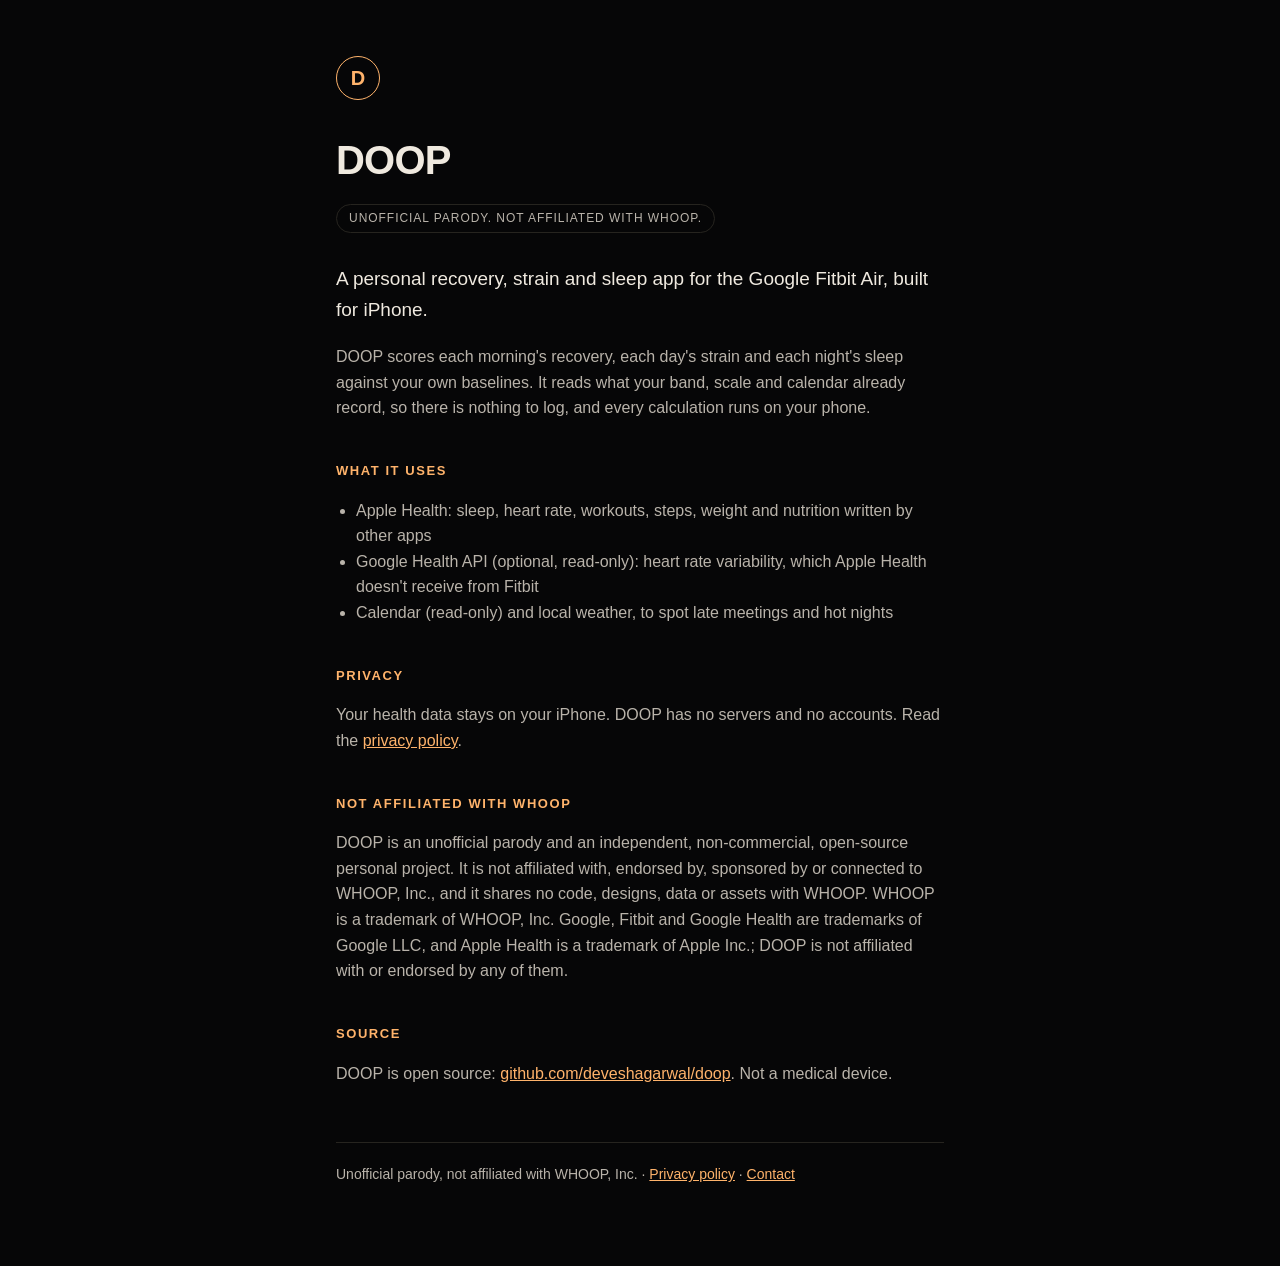
<file: docs/index.html>
<!doctype html>
<html lang="en">
<head>
<meta charset="utf-8">
<meta name="viewport" content="width=device-width, initial-scale=1">
<title>DOOP</title>
<meta name="description" content="A personal recovery, strain and sleep app for the Google Fitbit Air. Native iOS, on-device, no logging.">
<link rel="stylesheet" href="style.css">
</head>
<body>
<main>
  <div class="mark">D</div>
  <h1>DOOP</h1>
  <p class="note">Unofficial parody. Not affiliated with WHOOP.</p>
  <p class="lede">A personal recovery, strain and sleep app for the Google Fitbit Air, built for iPhone.</p>
  <p>DOOP scores each morning's recovery, each day's strain and each night's sleep against your own baselines. It reads what your band, scale and calendar already record, so there is nothing to log, and every calculation runs on your phone.</p>

  <h2>What it uses</h2>
  <ul>
    <li>Apple Health: sleep, heart rate, workouts, steps, weight and nutrition written by other apps</li>
    <li>Google Health API (optional, read-only): heart rate variability, which Apple Health doesn't receive from Fitbit</li>
    <li>Calendar (read-only) and local weather, to spot late meetings and hot nights</li>
  </ul>

  <h2>Privacy</h2>
  <p>Your health data stays on your iPhone. DOOP has no servers and no accounts. Read the <a href="privacy.html">privacy policy</a>.</p>

  <h2>Not affiliated with WHOOP</h2>
  <p>DOOP is an unofficial parody and an independent, non-commercial, open-source personal project. It is not affiliated with, endorsed by, sponsored by or connected to WHOOP, Inc., and it shares no code, designs, data or assets with WHOOP. WHOOP is a trademark of WHOOP, Inc. Google, Fitbit and Google Health are trademarks of Google LLC, and Apple Health is a trademark of Apple Inc.; DOOP is not affiliated with or endorsed by any of them.</p>

  <h2>Source</h2>
  <p>DOOP is open source: <a href="https://github.com/deveshagarwal/doop">github.com/deveshagarwal/doop</a>. Not a medical device.</p>

  <footer>Unofficial parody, not affiliated with WHOOP, Inc. · <a href="privacy.html">Privacy policy</a> · <a href="https://github.com/deveshagarwal/doop/issues">Contact</a></footer>
</main>
</body>
</html>
</file>
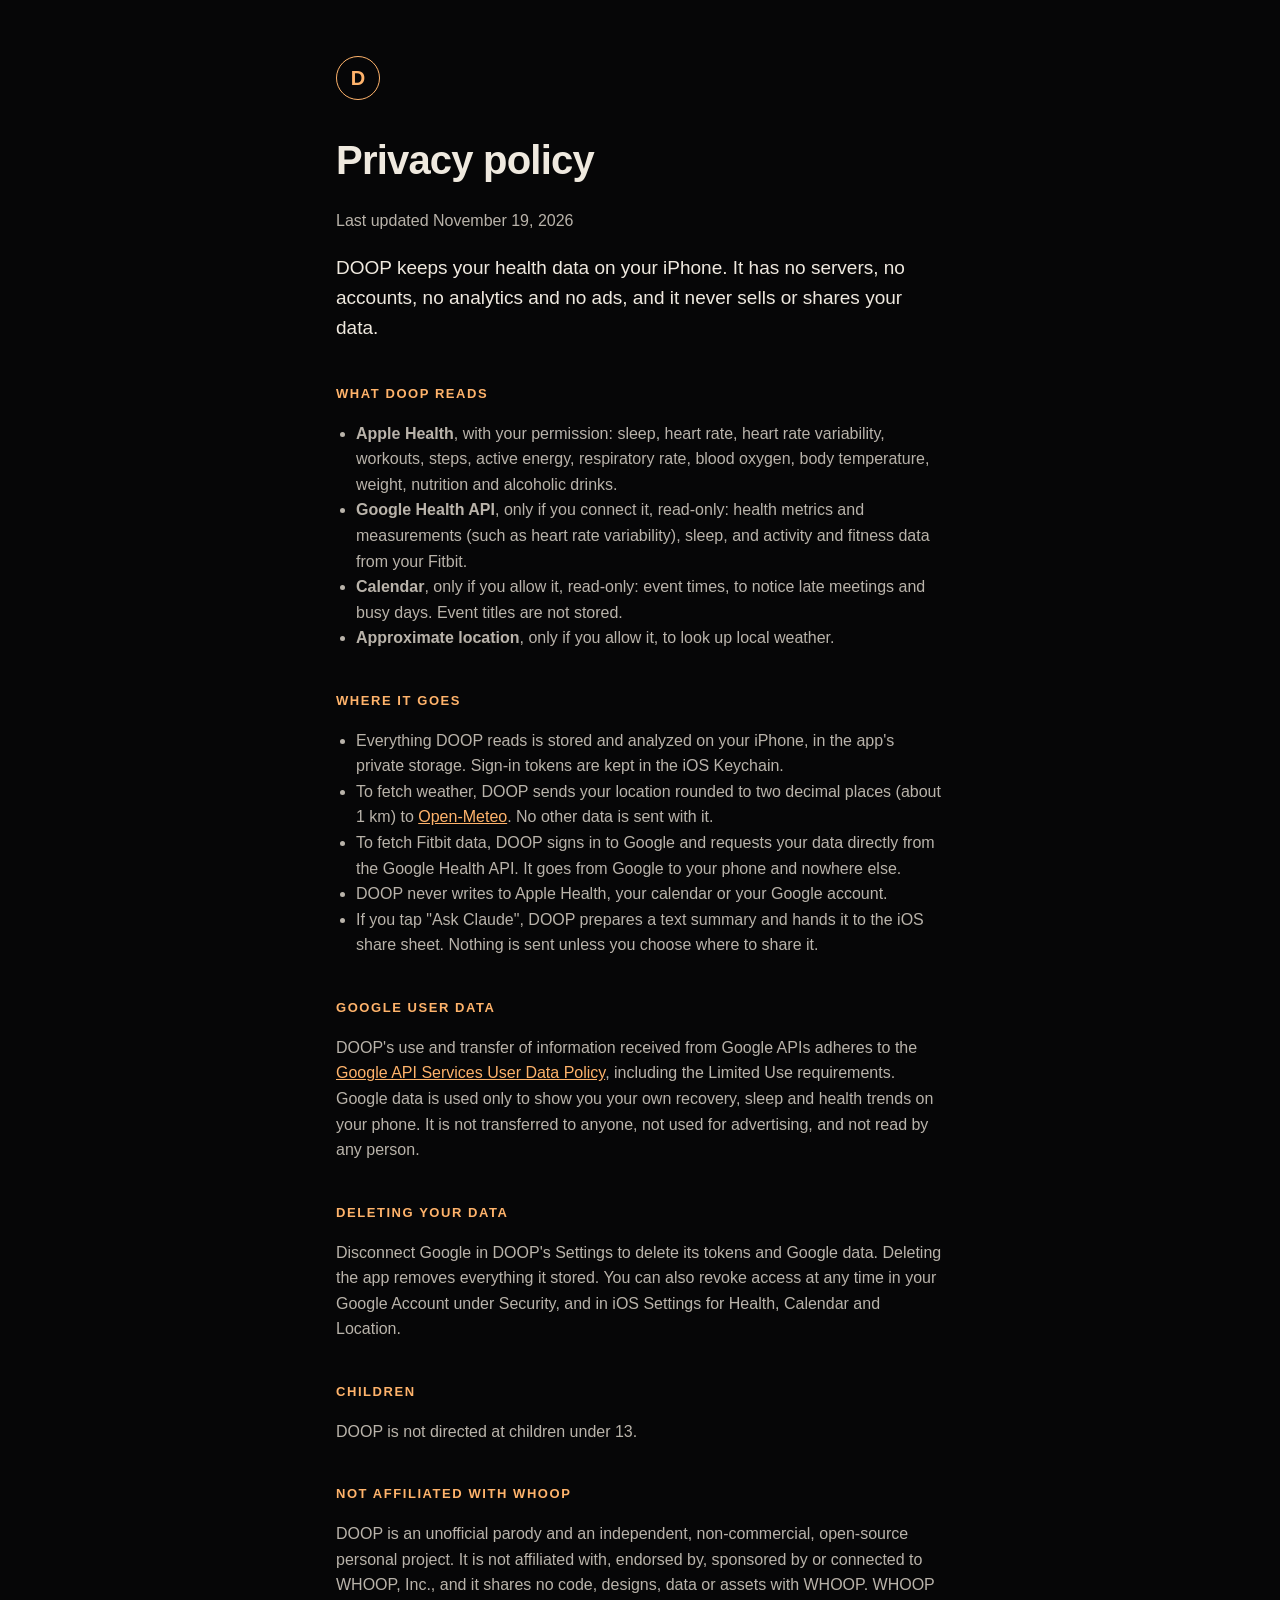
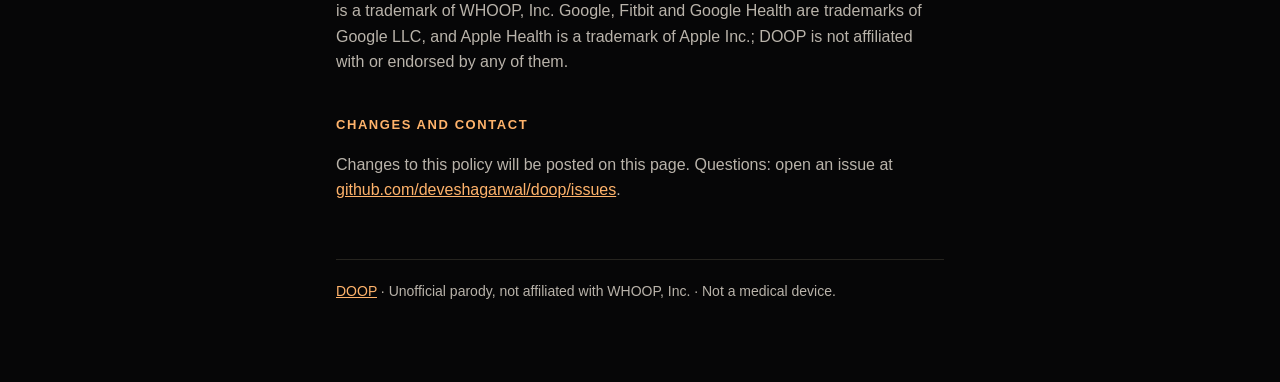
<file: docs/privacy.html>
<!doctype html>
<html lang="en">
<head>
<meta charset="utf-8">
<meta name="viewport" content="width=device-width, initial-scale=1">
<title>DOOP Privacy Policy</title>
<meta name="description" content="How DOOP handles your health data: it stays on your iPhone.">
<link rel="stylesheet" href="style.css">
</head>
<body>
<main>
  <a class="mark" href="./" style="text-decoration:none">D</a>
  <h1>Privacy policy</h1>
  <p>Last updated November 19, 2026</p>
  <p class="lede">DOOP keeps your health data on your iPhone. It has no servers, no accounts, no analytics and no ads, and it never sells or shares your data.</p>

  <h2>What DOOP reads</h2>
  <ul>
    <li><strong>Apple Health</strong>, with your permission: sleep, heart rate, heart rate variability, workouts, steps, active energy, respiratory rate, blood oxygen, body temperature, weight, nutrition and alcoholic drinks.</li>
    <li><strong>Google Health API</strong>, only if you connect it, read-only: health metrics and measurements (such as heart rate variability), sleep, and activity and fitness data from your Fitbit.</li>
    <li><strong>Calendar</strong>, only if you allow it, read-only: event times, to notice late meetings and busy days. Event titles are not stored.</li>
    <li><strong>Approximate location</strong>, only if you allow it, to look up local weather.</li>
  </ul>

  <h2>Where it goes</h2>
  <ul>
    <li>Everything DOOP reads is stored and analyzed on your iPhone, in the app's private storage. Sign-in tokens are kept in the iOS Keychain.</li>
    <li>To fetch weather, DOOP sends your location rounded to two decimal places (about 1 km) to <a href="https://open-meteo.com/">Open-Meteo</a>. No other data is sent with it.</li>
    <li>To fetch Fitbit data, DOOP signs in to Google and requests your data directly from the Google Health API. It goes from Google to your phone and nowhere else.</li>
    <li>DOOP never writes to Apple Health, your calendar or your Google account.</li>
    <li>If you tap "Ask Claude", DOOP prepares a text summary and hands it to the iOS share sheet. Nothing is sent unless you choose where to share it.</li>
  </ul>

  <h2>Google user data</h2>
  <p>DOOP's use and transfer of information received from Google APIs adheres to the <a href="https://developers.google.com/terms/api-services-user-data-policy">Google API Services User Data Policy</a>, including the Limited Use requirements. Google data is used only to show you your own recovery, sleep and health trends on your phone. It is not transferred to anyone, not used for advertising, and not read by any person.</p>

  <h2>Deleting your data</h2>
  <p>Disconnect Google in DOOP's Settings to delete its tokens and Google data. Deleting the app removes everything it stored. You can also revoke access at any time in your Google Account under Security, and in iOS Settings for Health, Calendar and Location.</p>

  <h2>Children</h2>
  <p>DOOP is not directed at children under 13.</p>

  <h2>Not affiliated with WHOOP</h2>
  <p>DOOP is an unofficial parody and an independent, non-commercial, open-source personal project. It is not affiliated with, endorsed by, sponsored by or connected to WHOOP, Inc., and it shares no code, designs, data or assets with WHOOP. WHOOP is a trademark of WHOOP, Inc. Google, Fitbit and Google Health are trademarks of Google LLC, and Apple Health is a trademark of Apple Inc.; DOOP is not affiliated with or endorsed by any of them.</p>

  <h2>Changes and contact</h2>
  <p>Changes to this policy will be posted on this page. Questions: open an issue at <a href="https://github.com/deveshagarwal/doop/issues">github.com/deveshagarwal/doop/issues</a>.</p>

  <footer><a href="./">DOOP</a> · Unofficial parody, not affiliated with WHOOP, Inc. · Not a medical device.</footer>
</main>
</body>
</html>
</file>
<file: docs/style.css>
:root { --bg:#060607; --bone:#efe9df; --bone2:#b9b3aa; --ember:#ffb36b; --hair:#26241f; }
* { box-sizing:border-box; }
body { margin:0; background:var(--bg); color:var(--bone); font:16px/1.6 -apple-system, BlinkMacSystemFont, "Inter", "Helvetica Neue", sans-serif; }
main { max-width:640px; margin:0 auto; padding:56px 16px 80px; }
.mark { width:44px; height:44px; border-radius:50%; border:1.5px solid var(--ember); color:var(--ember);
        display:grid; place-items:center; font-weight:700; font-size:20px; margin-bottom:28px; }
h1 { font-size:40px; letter-spacing:-0.02em; margin:0 0 8px; font-weight:700; }
h2 { font-size:13px; letter-spacing:0.12em; text-transform:uppercase; color:var(--ember); margin:40px 0 8px; font-weight:600; }
p, li { color:var(--bone2); }
.note { display:inline-block; font-size:12px; letter-spacing:0.08em; text-transform:uppercase; color:var(--bone2);
        border:1px solid var(--hair); border-radius:999px; padding:4px 12px; margin:4px 0 12px; }
.lede { font-size:19px; color:var(--bone); }
ul { padding-left:20px; }
a { color:var(--ember); }
footer { margin-top:56px; padding-top:20px; border-top:1px solid var(--hair); font-size:14px; color:var(--bone2); }
</file>
